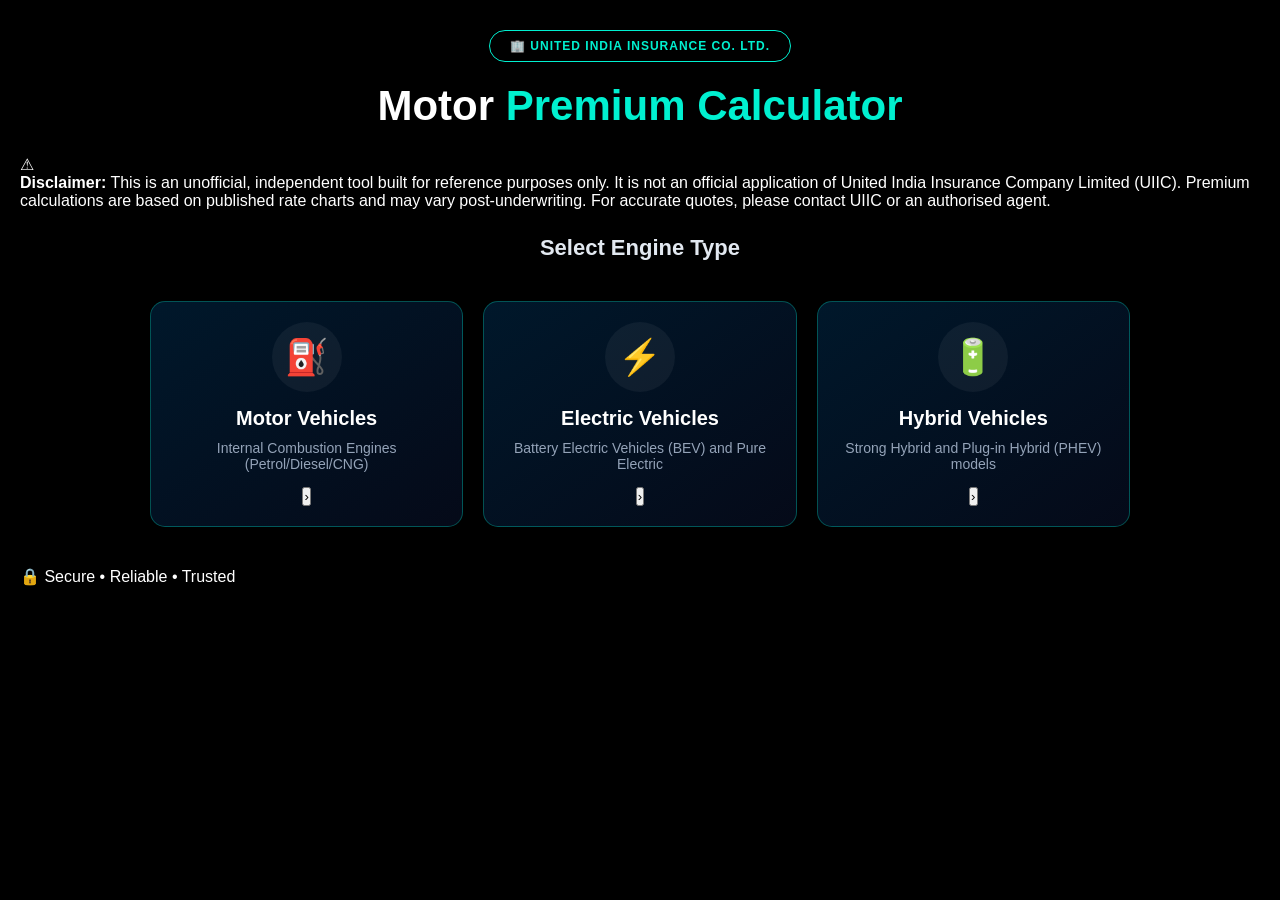
<file: index.html>
<!DOCTYPE html>
<html lang="en">
<head>
    <meta charset="UTF-8">
    <meta name="viewport" content="width=device-width, initial-scale=1.0">
    <title>Motor Premium Calculator - Home</title>
    <link rel="stylesheet" href="style.css?v=1.1">
</head>
<body>

<div class="container">
    <div class="company-badge">🏢 UNITED INDIA INSURANCE CO. LTD.</div>

    <h1 class="main-title">Motor <span>Premium Calculator</span></h1>

    <div class="disclaimer">
        <span class="warning">⚠</span>

        <p>
            <b>Disclaimer:</b>
            This is an unofficial, independent tool built for reference purposes only.
            It is not an official application of United India Insurance Company Limited (UIIC).
            Premium calculations are based on published rate charts and may vary post-underwriting.
            For accurate quotes, please contact UIIC or an authorised agent.
        </p>
    </div>


    <div class="section-title">
        <span></span> Select Engine Type <span></span>
    </div>

    <div class="card-grid">
    <!-- Motor Vehicles Card -->
    <div class="card" onclick="goToVehicleSelection('Motor')">
        <div class="icon">⛽</div>
        <h2>Motor Vehicles</h2>
        <p>Internal Combustion Engines (Petrol/Diesel/CNG)</p>
        <button>›</button>
    </div>

    <!-- Electric Vehicles Card -->
    <div class="card" onclick="showComingSoon()">
        <div class="icon">⚡</div>
        <h2>Electric Vehicles</h2>
        <p>Battery Electric Vehicles (BEV) and Pure Electric</p>
        <button>›</button>
    </div>

    <!-- Hybrid Vehicles Card -->
    <div class="card" onclick="showComingSoon()">
        <div class="icon">🔋</div>
        <h2>Hybrid Vehicles</h2>
        <p>Strong Hybrid and Plug-in Hybrid (PHEV) models</p>
        <button>›</button>
    </div>
</div>

    <div class="footer">🔒 Secure • Reliable • Trusted</div>
</div>

<script src="script.js?v=1.1"></script>

<script>
function showComingSoon() {

    alert(
        "⚡ Coming Soon!\n\nElectric & Hybrid Vehicle calculators are under development."
    );

}
</script>

</body>
</html>
</file>
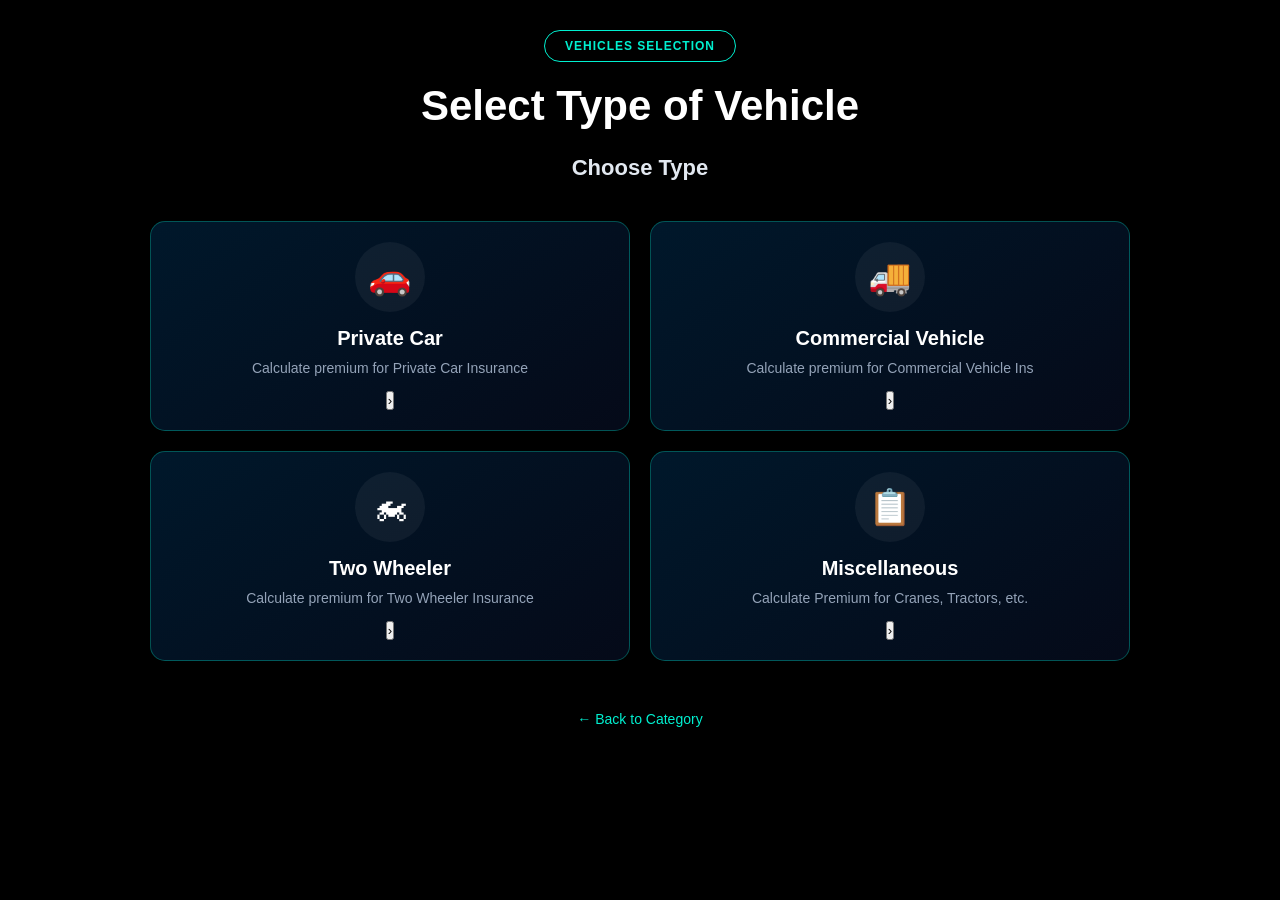
<file: motor-selection.html>
<!DOCTYPE html>
<html lang="en">
<head>
    <meta charset="UTF-8">
    <meta name="viewport" content="width=device-width, initial-scale=1.0">
    <title>Select Vehicle Type</title>
    <link rel="stylesheet" href="style.css?v=1.1">
</head>
<body>

<div class="container">
    <!-- This ID allows the JS to change the text -->
    <div class="company-badge" id="dynamic-badge">VEHICLES SELECTION</div>

    <h1 class="main-title"><span></span> Select Type of Vehicle <span></span></h1>

    <div class="section-title">
        <span></span> Choose Type <span></span>
    </div>

    <div class="card-grid">

    <div class="card" onclick="selectVehicle('Private Car')">
        <div class="icon">🚗</div>
        <h2>Private Car</h2>
        <p>Calculate premium for Private Car Insurance</p>
        <button>›</button>
    </div>

    <div class="card" onclick="selectVehicle('Commercial Vehicle')">
        <div class="icon">🚚</div>
        <h2>Commercial Vehicle</h2>
        <p>Calculate premium for Commercial Vehicle Ins</p>
        <button>›</button>
    </div>

    <div class="card" onclick="selectVehicle('Two Wheeler')">
        <div class="icon">🏍</div>
        <h2>Two Wheeler</h2>
        <p>Calculate premium for Two Wheeler Insurance</p>
        <button>›</button>
    </div>

    <div class="card" onclick="selectVehicle('Miscellaneous Vehicles')">
        <div class="icon">📋</div>
        <h2>Miscellaneous</h2>
        <p>Calculate Premium for Cranes, Tractors, etc.</p>
        <button>›</button>
    </div>

</div>

    <a href="index.html" class="back-link" style="display:block; text-align:center; margin-top:40px; color:#00f0d0; text-decoration:none;">← Back to Category</a>
</div>

<script src="script.js?v=1.1"></script>
</body>
</html>
</file>
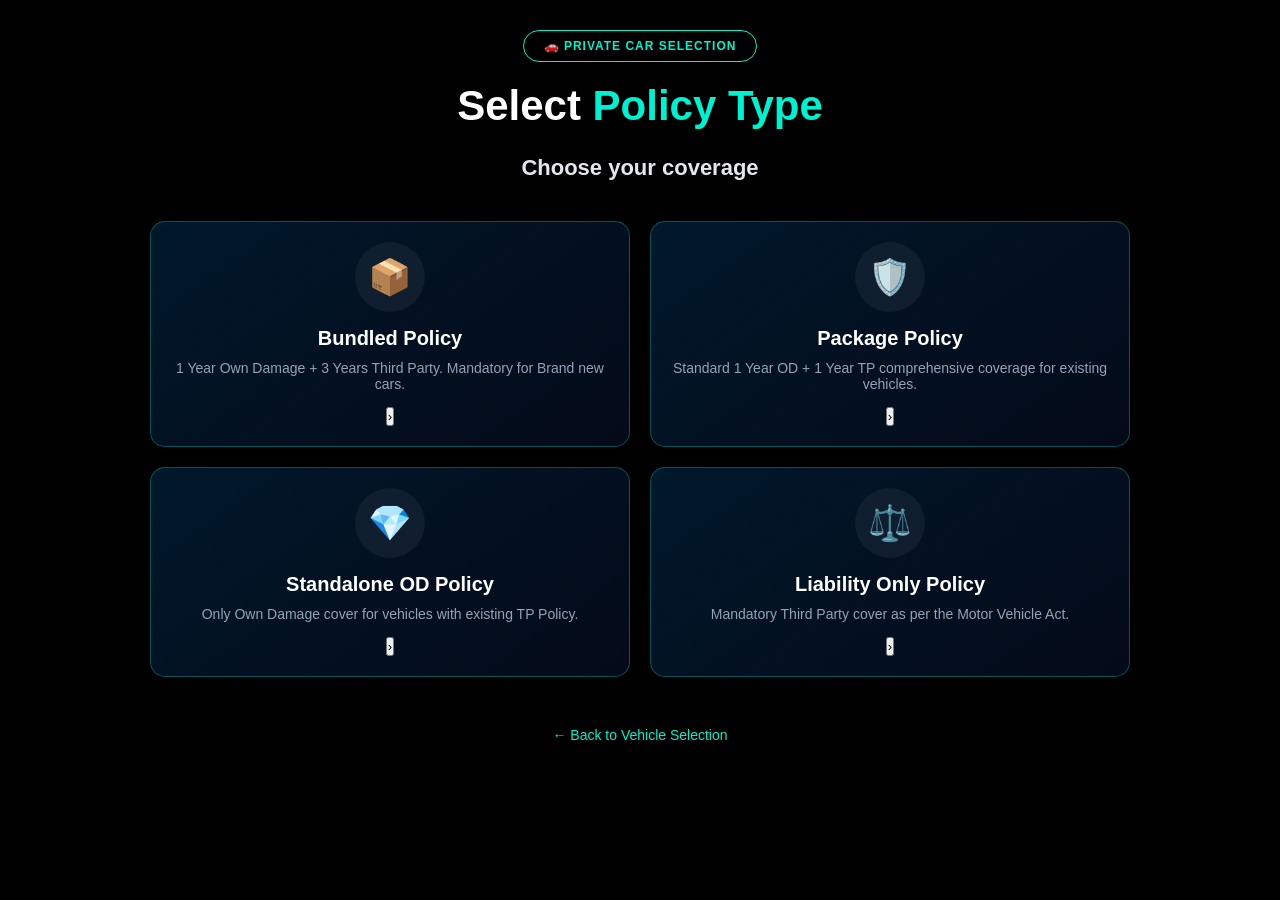
<file: privatecar-menu.html>
<!DOCTYPE html>
<html lang="en">
<head>
    <meta charset="UTF-8">
    <meta name="viewport" content="width=device-width, initial-scale=1.0">
    <title>Private Car Policy Types</title>
    <link rel="stylesheet" href="style.css?v=1.1">
</head>
<body>

<div class="container">
    <div class="company-badge">🚗 PRIVATE CAR SELECTION</div>

    <h1 class="main-title">Select <span>Policy Type</span></h1>

    <div class="section-title">
        <span></span> Choose your coverage <span></span>
    </div>

    <div class="card-grid">
        <!-- Bundled Policy Card -->
        <div class="card" onclick="window.location.href='bundled-calc.html'">
            <div class="icon">📦</div>
            <h2>Bundled Policy</h2>
            <p>1 Year Own Damage + 3 Years Third Party. Mandatory for Brand new cars.</p>
            <button>›</button>
        </div>

        <!-- Package Policy Card -->
        <div class="card" onclick="window.location.href='privatecar-package.html'">
            <div class="icon">🛡️</div>
            <h2>Package Policy</h2>
            <p>Standard 1 Year OD + 1 Year TP comprehensive coverage for existing vehicles.</p>
            <button>›</button>
        </div>

        <!-- Standalone OD Card -->
        <div class="card" onclick="window.location.href='privatecar-saod.html'">
            <div class="icon">💎</div>
            <h2>Standalone OD Policy</h2>
            <p>Only Own Damage cover for vehicles with existing TP Policy.</p>
            <button>›</button>
        </div>

        <!-- Liability Only Card -->
        <div class="card" onclick="window.location.href='privatecar-liability.html'">
            <div class="icon">⚖️</div>
            <h2>Liability Only Policy</h2>
            <p>Mandatory Third Party cover as per the Motor Vehicle Act.</p>
            <button>›</button>
        </div>
    </div>

    <a href="motor-selection.html" class="back-link" style="display:block; text-align:center; margin-top:40px; color:#00f0d0; text-decoration:none;">← Back to Vehicle Selection</a>
</div>

</body>
</html>
</file>
<file: style.css>
/* =========================================================
   1. RESET & GLOBAL
========================================================= */

*{
    margin:0;
    padding:0;
    box-sizing:border-box;
}

:root{
    --primary:#00f0d0;
    --bg:#000;
    --card-bg:rgba(255,255,255,0.03);
    --border:rgba(0,240,208,0.2);
    --text:#fff;
    --muted:#94a3b8;
    --radius:12px;
}

body{
    font-family:Arial,sans-serif;
    background:var(--bg);
    color:var(--text);
    min-height:100vh;
    padding:20px;
}

/* =========================================================
   2. MAIN LAYOUT
========================================================= */

.container{
    width:100%;
    max-width:1250px;
    margin:0 auto;
}

.calculator-grid{
    width:100%;
}

.input-card{
    width:100%;
    background:var(--card-bg);
    border:1px solid var(--border);
    border-radius:18px;
    padding:25px;
}

/* =========================================================
   3. HEADER / TITLE
========================================================= */

.company-badge{
    width:fit-content;
    margin:10px auto 20px;
    padding:8px 20px;
    border:1px solid var(--primary);
    border-radius:50px;
    color:var(--primary);
    font-weight:bold;
    letter-spacing:1px;
    font-size:12px;
}

.main-title{
    text-align:center;
    font-size:42px;
    font-weight:900;
    margin-bottom:25px;
}

.main-title span{
    color:var(--primary);
}

.section-title{
    text-align:center;
    font-size:22px;
    font-weight:bold;
    color:#e2e8f0;
    margin:25px 0 20px;
}

/* =========================================================
   4. FORM LAYOUTS
========================================================= */

.form-row{
    display:flex;
    gap:15px;
    margin-bottom:15px;
    align-items:flex-end;
}

.form-row-3col{
    display:grid;
    grid-template-columns:repeat(3,1fr);
    gap:18px;
    margin-bottom:15px;
}

/* =========================================================
   5. INPUT GROUPS
========================================================= */

.input-group{
    width:100%;
}

.input-group label{
    display:block;
    margin-bottom:6px;
    font-size:13px;
    color:var(--primary);
    font-weight:bold;
}

.input-group input,
.input-group select{
    width:100%;
    height:45px;
    padding:12px;
    background:rgba(255,255,255,0.05);
    border:1px solid rgba(0,240,208,0.3);
    border-radius:10px;
    color:#fff;
    font-size:14px;
    transition:0.2s ease;
}

.input-group input:focus,
.input-group select:focus{
    outline:none;
    border-color:var(--primary);
    box-shadow:0 0 12px rgba(0,240,208,0.25);
}

/* =========================================================
   6. SELECT
========================================================= */

select{
    appearance:none;
    -webkit-appearance:none;
    -moz-appearance:none;

    background-image:url("data:image/svg+xml,%3Csvg xmlns='http://www.w3.org/2000/svg' width='24' height='24' viewBox='0 0 24 24' fill='none' stroke='%2300f0d0' stroke-width='2'%3E%3Cpolyline points='6 9 12 15 18 9'%3E%3C/polyline%3E%3C/svg%3E");

    background-repeat:no-repeat;
    background-position:right 12px center;
    background-size:16px;
    padding-right:40px;
}

select option{
    background:#111;
    color:#fff;
}

/* =========================================================
   7. TOGGLES
========================================================= */

.toggle-grid-2col{
    display:grid;
    grid-template-columns:repeat(2,1fr);
    gap:16px 24px;
    width:100%;
}

.grid-cell{
    display:flex;
    flex-direction:column;
}

/* =========================================================
   8. TOGGLE ITEM
========================================================= */

.toggle-item{
    display:flex;
    justify-content:space-between;
    align-items:center;
    padding:12px 14px;
    background:rgba(255,255,255,0.03);
    border:1px solid rgba(255,255,255,0.05);
    border-radius:10px;
}

.toggle-item label:first-child{
    font-size:13px;
    color:#cbd5e1;
}

/* =========================================================
   TOGGLE FIELD STYLE MATCHING INPUTS
========================================================= */

.neon-toggle{
    background:rgba(255,255,255,0.05);
    border:1px solid rgba(0,240,208,0.3);
    border-radius:10px;

    transition:0.2s ease;
}

.neon-toggle:hover{
    border-color:var(--primary);
    box-shadow:0 0 12px rgba(0,240,208,0.25);
}

/* =========================================================
   9. SWITCH
========================================================= */

.switch{
    position:relative;
    width:42px;
    height:22px;
}

.switch input{
    opacity:0;
    width:0;
    height:0;
}

.slider{
    position:absolute;
    inset:0;
    cursor:pointer;
    border-radius:30px;
    background:rgba(255,255,255,0.1);
    border:1px solid rgba(0,240,208,0.2);
    transition:0.3s;
}

.slider:before{
    content:"";
    position:absolute;
    width:16px;
    height:16px;
    left:2px;
    bottom:2px;
    border-radius:50%;
    background:#fff;
    transition:0.3s;
}

input:checked + .slider{
    background:var(--primary);
}

input:checked + .slider:before{
    transform:translateX(18px);
    background:#000;
}

/* =========================================================
   10. NESTED FIELDS
========================================================= */

.nested-fields{
    display:none;
    margin-top:8px;
    padding:15px;
    border-left:3px solid var(--primary);
    background:rgba(0,240,208,0.05);
    border-radius:10px;
}

/* =========================================================
   11. BUTTON
========================================================= */

.calc-btn{
    width:100%;
    margin-top:25px;
    padding:15px;
    border:none;
    border-radius:10px;
    background:var(--primary);
    color:#000;
    font-size:16px;
    font-weight:bold;
}

/* =========================================================
   12. BACK LINK
========================================================= */

.back-link{
    display:block;
    text-align:center;
    margin-top:30px;
    color:var(--primary);
    text-decoration:none;
    font-size:14px;
}

/* =========================================================
   13. REMOVE SPINNERS
========================================================= */

input::-webkit-outer-spin-button,
input::-webkit-inner-spin-button{
    -webkit-appearance:none;
    margin:0;
}

input[type=number]{
    -moz-appearance:textfield;
}

/* =========================================================
   14. DATE PICKER
========================================================= */

input[type="date"]{
    color-scheme:dark;
}

/* =========================================================
   15. SCROLLBAR
========================================================= */

::-webkit-scrollbar{
    width:8px;
}

::-webkit-scrollbar-track{
    background:#111;
}

::-webkit-scrollbar-thumb{
    background:var(--primary);
    border-radius:10px;
}

/* =========================================================
   16. CARD SYSTEM (FIXED - IMPORTANT)
========================================================= */

.card-grid{
    display:grid;
    grid-template-columns:repeat(auto-fit, minmax(260px, 1fr));
    gap:20px;
    max-width:1000px;
    margin:30px auto;
    padding:10px;
}

/* Ensures 3 cards stay in one row */
@media (min-width: 900px){
    .card-grid:has(.card:nth-child(3):last-child){
        grid-template-columns:repeat(3,1fr);
    }
}

/* Ensures 4 cards become 2x2 */
@media (min-width: 900px){
    .card-grid:has(.card:nth-child(4)){
        grid-template-columns:repeat(2,1fr);
    }
}

.card{
    background:linear-gradient(145deg, rgba(0,25,45,0.95), rgba(5,10,25,0.98));
    border:1px solid rgba(0,240,208,0.3);
    border-radius:15px;
    padding:20px;
    text-align:center;
    cursor:pointer;
    transition:0.2s ease;
}

.card:hover{
    transform:translateY(-5px);
    box-shadow:0 0 25px rgba(0,240,208,0.2);
    border-color:var(--primary);
}

.icon{
    width:70px;
    height:70px;
    margin:0 auto 15px;
    display:flex;
    align-items:center;
    justify-content:center;
    font-size:35px;
    background:rgba(255,255,255,0.05);
    border-radius:50%;
}

.card h2{
    font-size:20px;
    margin-bottom:10px;
}

.card p{
    font-size:14px;
    color:#94a3b8;
    margin-bottom:15px;
}

/* =========================================================
   17. MOBILE
========================================================= */

@media(max-width:768px){

    body{
        padding:12px;
    }

    .main-title{
        font-size:32px;
    }

    .form-row,
    .form-row-3col{
        grid-template-columns:1fr;
        display:grid;
    }

    .toggle-grid-2col{
        grid-template-columns:1fr;
    }

    .input-card{
        padding:18px;
    }
}

/* =========================================================
   HARD RESET FOR CARD PAGES (MOTOR + MENU PAGES FIX)
========================================================= */

.card-grid{
    display:grid !important;
    grid-template-columns:repeat(auto-fit, minmax(260px, 1fr)) !important;
    gap:20px;
    max-width:1000px;
    margin:30px auto;
    align-items:stretch;
}

/* FORCE 2x2 WHEN 4 CARDS EXIST */
@media (min-width: 900px){
    .card-grid{
        grid-template-columns:repeat(2, 1fr) !important;
    }
}

/* FORCE CLEAN SINGLE ROW WHEN 3 CARDS EXIST */
@media (min-width: 900px){
    .card-grid:has(.card:nth-child(3):last-child){
        grid-template-columns:repeat(3, 1fr) !important;
    }
}

input:disabled{
    cursor:not-allowed;
    opacity:0.5;
}

/* =========================================================
   PREMIUM BREAKDOWN PAGE
========================================================= */

.breakdown-top-card{
    margin-bottom:20px;
}

.breakdown-vehicle-grid{
    display:grid;
    grid-template-columns:repeat(4,1fr);
    gap:15px;
}

.break-item{
    background:rgba(255,255,255,0.03);
    border:1px solid rgba(0,240,208,0.18);
    border-radius:12px;
    padding:16px;
}

.break-item span{
    display:block;
    font-size:12px;
    color:#94a3b8;
    margin-bottom:8px;
}

.break-item strong{
    color:#00f0d0;
    font-size:18px;
}

.premium-grid{
    display:grid;
    grid-template-columns:1fr 1fr;
    gap:20px;
    margin-top:20px;
}

.premium-card{
    min-height:100%;
}

.breakdown-row{
    display:flex;
    justify-content:space-between;
    align-items:center;
    padding:10px 0;
    border-bottom:1px solid rgba(255,255,255,0.06);
    font-size:14px;
}

.breakdown-row:last-child{
    border-bottom:none;
}

.breakdown-row span{
    color:#cbd5e1;
}

.breakdown-row strong{
    color:#fff;
}

.discount-row strong{
    color:#ff7676;
}

.premium-total-row{
    margin-top:18px;
    padding-top:15px;
    border-top:1px solid rgba(0,240,208,0.25);
    display:flex;
    justify-content:space-between;
    font-size:17px;
}

.summary-row{

    display:flex;

    justify-content:space-between;

    align-items:center;

    width:100%;
}

.summary-row strong{

    min-width:140px;

    text-align:right;

    display:inline-block;
}

.share-btn-wrapper{

    width:100%;

    display:flex;

    justify-content:center;

    align-items:center;

    margin-top:20px;
}

.action-buttons{

    display:flex;

    flex-direction:column;

    align-items:center;

    gap:15px;

    margin-top:25px;
}

.back-btn,
.share-btn{

    width:380px;

    padding:9px;

    margin: 0;

    border:none;

    border-radius:10px;

    background:var(--primary);

    color:#000;

    font-size:15px;

    font-weight:bold;

    cursor:pointer;

    transition:0.3s;
}

.back-btn:hover,
.share-btn:hover{

    transform:translateY(-2px);

    opacity:0.95;
}

.quote-fields{

    width:100%;

    max-width:700px;

    margin:20px auto 0;

    padding:20px;

    background:#121212;

    border:1px solid rgba(255,255,255,0.08);

    border-radius:12px;

    display:grid;

    grid-template-columns:1fr 1fr;

    gap:12px;

    box-sizing:border-box;
}

.quote-fields input{

    width:100%;

    padding:12px 15px;

    background:#1b1b1b;

    color:#fff;

    border:1px solid rgba(0,240,208,0.3);

    border-radius:10px;

    font-size:14px;

    box-sizing:border-box;

    outline:none;

    transition:0.3s;
}

.quote-fields input:focus{

    border-color:#666;

    box-shadow:none;
}

.back-btn,
.share-btn,
.quote-fields .share-btn{

    width:380px;

    margin:0 auto;
}

.pdf-btn-wrapper{

    display:flex;

    justify-content:center;

    margin-top:15px;
}

@media screen and (max-width:768px){

    .quote-fields{

        grid-template-columns:1fr;
    }
}

.flatpickr-calendar{

    background:#121212 !important;

    border:1px solid rgba(255,255,255,0.15) !important;

    color:#fff !important;
}

.flatpickr-months{

    background:#121212 !important;
}

.flatpickr-current-month input.cur-year{

    color:#fff !important;
}

.flatpickr-monthDropdown-months{

    color:#fff !important;

    background:#121212 !important;
}

.flatpickr-weekday{

    color:#00f0d0 !important;
}

.flatpickr-day{

    color:#fff !important;
}

.flatpickr-day.selected{

    background:#00f0d0 !important;

    border-color:#00f0d0 !important;

    color:#000 !important;
}

.flatpickr-day:hover{

    background:#2a2a2a !important;
}

/* ============================================
   WARNING MODAL
============================================ */

.warning-modal{

    position:fixed;

    inset:0;

    background:rgba(0,0,0,.75);

    display:none;

    justify-content:center;

    align-items:center;

    z-index:9999;
}

.warning-box{

    width:520px;

    max-width:90%;

    max-height:70vh;

    overflow-y:auto;

    background:#161b22;

    border:2px solid #00f0d0;

    border-radius:12px;

    padding:25px;

    box-shadow:0 0 25px rgba(0,240,208,.35);
}

.warning-header{

    font-size:22px;

    font-weight:bold;

    color:#ffd54f;

    margin-bottom:20px;

    text-align:center;
}

.warning-list{

    color:#ffffff;

    line-height:1.8;

    font-size:16px;

    white-space:pre-line;
}

.warning-item{

    margin-bottom:8px;
}

.warning-btn{

    display:block;

    margin:25px auto 0;

    padding:12px 40px;

    border:none;

    border-radius:8px;

    cursor:pointer;

    font-size:16px;

    font-weight:bold;

    background:#00f0d0;

    color:#000;

    transition:.25s;
}

.warning-btn:hover{

    transform:scale(1.05);
}

/* =====================================================
   LIABILITY ONLY - CUBIC CAPACITY
   ===================================================== */

.liability-cc-wrapper {
    display: flex;
    justify-content: center;
    width: 100%;
}

.liability-cc-wrapper .input-group {
    width: 100%;
    max-width: 300px;
}

/* =====================================================
   LIABILITY ONLY - TOGGLE GRID
   ===================================================== */

.toggle-grid-2col {
    width: 100%;
    max-width: 900px;
    margin-left: auto;
    margin-right: auto;
}

/* =====================================================
   LIABILITY ONLY - CALCULATE BUTTON
   ===================================================== */

.calc-btn {
    display: block;
    width: 100%;
    max-width: 350px;
    margin: 30px auto 0;
}
</file>
